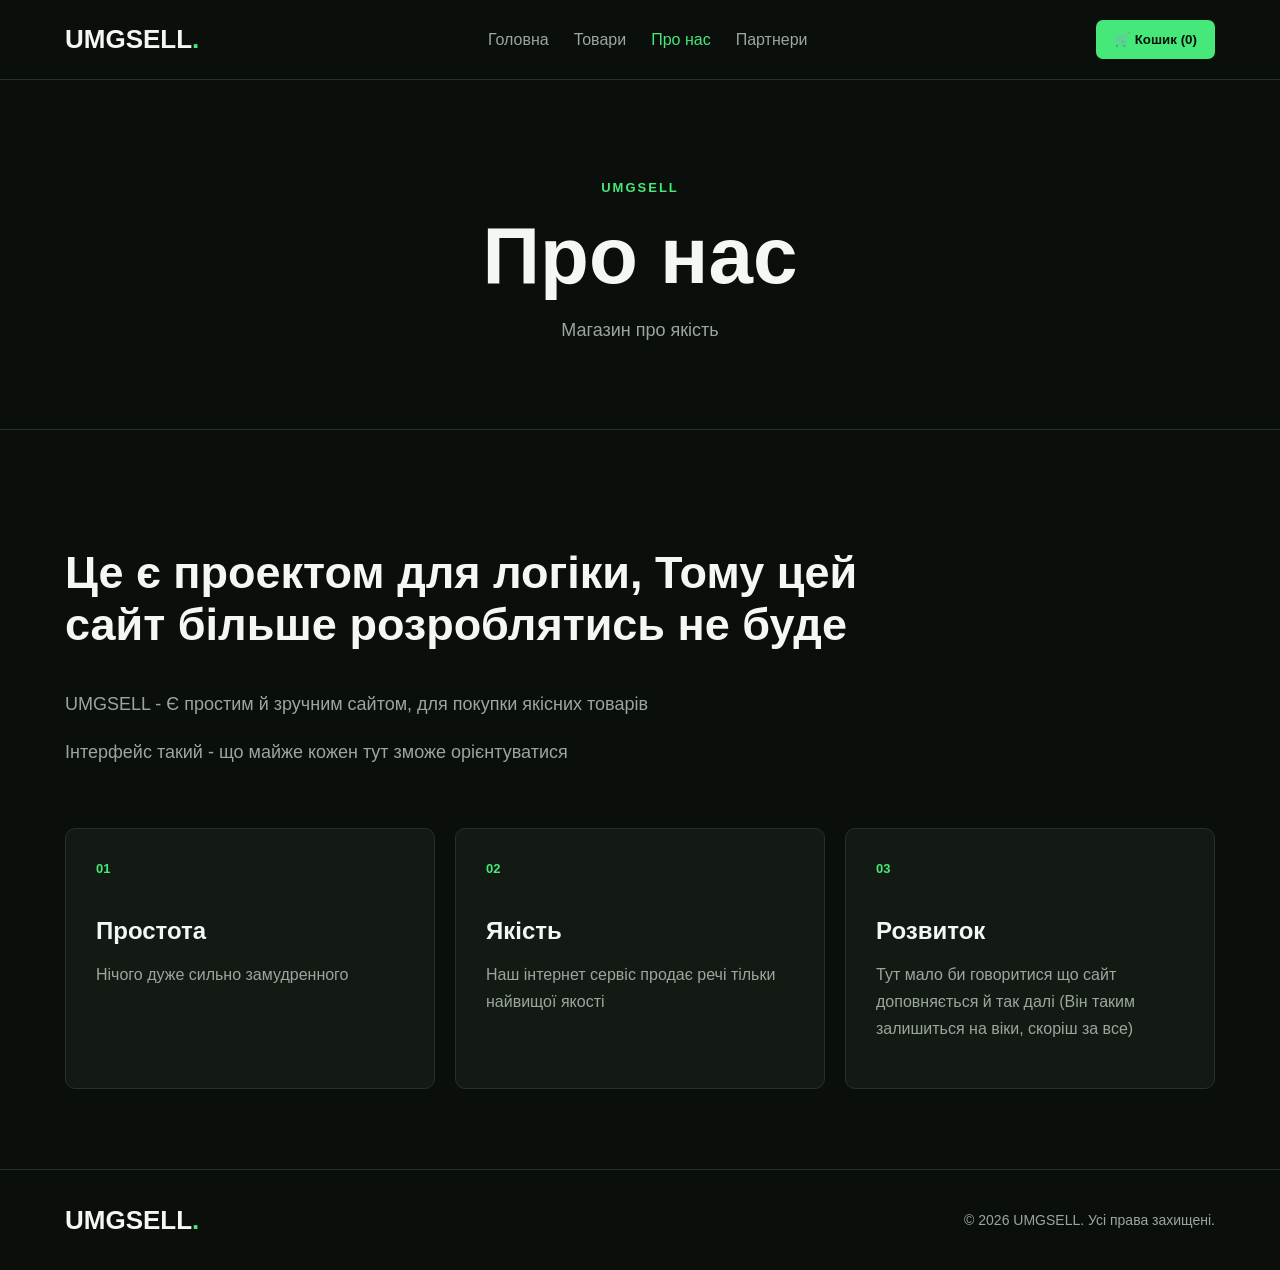
<file: about.html>
<!DOCTYPE html>
<html lang="uk">
<head>
    <meta charset="UTF-8">
    <meta name="viewport" content="width=device-width, initial-scale=1.0">
    <title>UMGSELL - Про нас</title>
    <link rel="stylesheet" href="style.css">
</head>
<body>

<header>
    <div class="header-container">
        <a href="index.html" class="logo">UMGSELL<span>.</span></a>

        <nav>
            <a href="index.html">Головна</a>
            <a href="products.html">Товари</a>
            <a href="about.html" class="active">Про нас</a>
            <a href="partners.html">Партнери</a>
        </nav>

        <button class="cart-button" id="openCart">
            🛒 Кошик (<span id="cartCount">0</span>)
        </button>
    </div>
</header>

<main>
    <section class="page-header">
        <p class="eyebrow">UMGSELL</p>
        <h1>Про нас</h1>
        <p>Магазин про якість</p>
    </section>

    <section class="about-section">
        <div class="about-main">
            <h2>Це є проектом для логіки, Тому цей сайт більше розроблятись не буде</h2>

            <p>
                UMGSELL - Є простим й зручним сайтом, для покупки якісних товарів
            </p>

            <p>
                Інтерфейс такий - що майже кожен тут зможе орієнтуватися
            </p>
        </div>

        <div class="values-grid">
            <div class="value-card">
                <span>01</span>
                <h3>Простота</h3>
                <p>Нічого дуже сильно замудренного</p>
            </div>

            <div class="value-card">
                <span>02</span>
                <h3>Якість</h3>
                <p>Наш інтернет сервіс продає речі тільки найвищої якості</p>
            </div>

            <div class="value-card">
                <span>03</span>
                <h3>Розвиток</h3>
                <p>Тут мало би говоритися що сайт доповняється й так далі (Він таким залишиться на віки, скоріш за все)</p>
            </div>
        </div>
    </section>
</main>

<footer>
    <div class="footer-container">
        <a href="index.html" class="logo">UMGSELL<span>.</span></a>
        <p>© 2026 UMGSELL. Усі права захищені.</p>
    </div>
</footer>

<div class="cart-overlay" id="cartOverlay">
    <div class="cart">
        <div class="cart-header">
            <h2>Кошик</h2>
            <button class="close-cart" id="closeCart">×</button>
        </div>

        <div class="cart-items" id="cartItems"></div>

        <div class="cart-footer">
            <div class="total-row">
                <span>Разом:</span>
                <strong id="cartTotal">0 грн</strong>
            </div>

            <button class="checkout-button">Оформити замовлення</button>
        </div>
    </div>
</div>

<script src="script.js"></script>
</body>
</html>
</file>
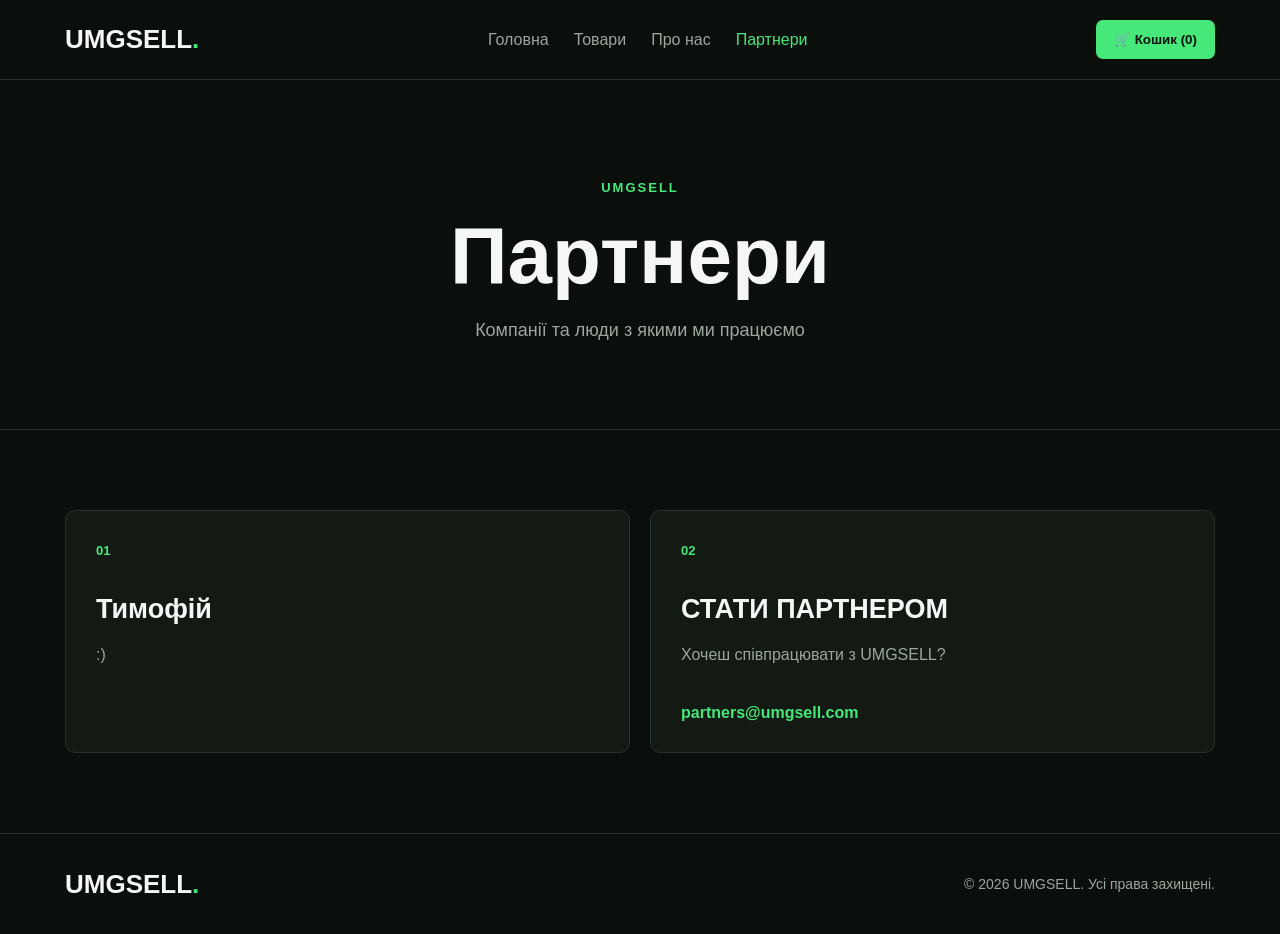
<file: partners.html>
<!DOCTYPE html>
<html lang="uk">
<head>
    <meta charset="UTF-8">
    <meta name="viewport" content="width=device-width, initial-scale=1.0">
    <title>UMGSELL - Партнери</title>
    <link rel="stylesheet" href="style.css">
</head>
<body>

<header>
    <div class="header-container">
        <a href="index.html" class="logo">UMGSELL<span>.</span></a>

        <nav>
            <a href="index.html">Головна</a>
            <a href="products.html">Товари</a>
            <a href="about.html">Про нас</a>
            <a href="partners.html" class="active">Партнери</a>
        </nav>

        <button class="cart-button" id="openCart">
            🛒 Кошик (<span id="cartCount">0</span>)
        </button>
    </div>
</header>

<main>
    <section class="page-header">
        <p class="eyebrow">UMGSELL</p>
        <h1>Партнери</h1>
        <p>Компанії та люди з якими ми працюємо</p>
    </section>

    <section class="partners-section">
        <div class="partners-grid">

            <div class="partner-card">
                <span>01</span>
                <h2>Тимофій</h2>
                <p>:)</p>
            </div>

            <div class="partner-card partner-card-special">
                <span>02</span>
                <h2>СТАТИ ПАРТНЕРОМ</h2>
                <p>Хочеш співпрацювати з UMGSELL?</p>
                <a href="mailto:partners@umgsell.com">partners@umgsell.com</a>
            </div>

        </div>
    </section>
</main>

<footer>
    <div class="footer-container">
        <a href="index.html" class="logo">UMGSELL<span>.</span></a>
        <p>© 2026 UMGSELL. Усі права захищені.</p>
    </div>
</footer>

<div class="cart-overlay" id="cartOverlay">
    <div class="cart">
        <div class="cart-header">
            <h2>Кошик</h2>
            <button class="close-cart" id="closeCart">×</button>
        </div>

        <div class="cart-items" id="cartItems"></div>

        <div class="cart-footer">
            <div class="total-row">
                <span>Разом:</span>
                <strong id="cartTotal">0 грн</strong>
            </div>

            <button class="checkout-button">Оформити замовлення</button>
        </div>
    </div>
</div>

<script src="script.js"></script>
</body>
</html>
</file>
<file: style.css>
:root {
    --bg: #0b0f0c;
    --card: #131a14;
    --card-hover: #182219;
    --green: #45e879;
    --green-dark: #2fc85e;
    --white: #f4f7f4;
    --gray: #9ba69d;
    --border: #263129;
    --width: 1200px;
}

* {
    box-sizing: border-box;
}

body {
    margin: 0;
    background: var(--bg);
    color: var(--white);
    font-family: Arial, sans-serif;
}

a {
    color: inherit;
    text-decoration: none;
}

button {
    font-family: inherit;
    cursor: pointer;
}

header {
    position: sticky;
    top: 0;
    z-index: 100;
    background: var(--bg);
    border-bottom: 1px solid var(--border);
}

.header-container,
.footer-container {
    max-width: var(--width);
    margin: auto;
    padding: 20px 25px;
    display: flex;
    align-items: center;
    justify-content: space-between;
    gap: 25px;
}

.logo {
    font-size: 26px;
    font-weight: bold;
}

.logo span,
.eyebrow,
nav a.active,
nav a:hover,
.text-button,
.category-card span,
.partner-card-special a {
    color: var(--green);
}

nav {
    display: flex;
    gap: 25px;
}

nav a {
    color: var(--gray);
}

.cart-button,
.main-button,
.add-button,
.checkout-button {
    border: 0;
    border-radius: 7px;
    background: var(--green);
    color: #071009;
    font-weight: bold;
    padding: 12px 18px;
}

.cart-button:hover,
.main-button:hover,
.add-button:hover,
.checkout-button:hover {
    background: var(--green-dark);
}

.hero {
    min-height: 600px;
    display: flex;
    align-items: center;
    background:
        linear-gradient(90deg, rgba(11, 15, 12, .95), rgba(11, 15, 12, .55)),
        url("https://images.unsplash.com/photo-1518770660439-4636190af475?auto=format&fit=crop&w=1800&q=80") center/cover;
}

.hero-content {
    width: min(var(--width), calc(100% - 50px));
    margin: auto;
}

.eyebrow {
    margin: 0 0 15px;
    font-size: 13px;
    font-weight: bold;
    letter-spacing: 2px;
    text-transform: uppercase;
}

.hero h1 {
    max-width: 700px;
    margin: 0;
    font-size: clamp(48px, 7vw, 88px);
    line-height: 1;
}

.hero p:not(.eyebrow) {
    max-width: 500px;
    margin: 25px 0;
    color: var(--gray);
    font-size: 18px;
    line-height: 1.6;
}

.category-section,
.about-preview,
.about-section,
.products-section,
.partners-section {
    max-width: var(--width);
    margin: auto;
    padding: 80px 25px;
}

.section-heading h2,
.about-preview h2 {
    margin: 0;
    font-size: 45px;
}

.category-card {
    position: relative;
    display: block;
    height: 400px;
    margin-top: 35px;
    overflow: hidden;
    border-radius: 12px;
}

.category-card img {
    width: 100%;
    height: 100%;
    object-fit: cover;
}

.category-card::after {
    content: "";
    position: absolute;
    inset: 0;
    background: linear-gradient(transparent, rgba(0, 0, 0, .85));
}

.category-card div {
    position: absolute;
    z-index: 1;
    bottom: 30px;
    left: 30px;
}

.category-card h3 {
    margin: 0 0 8px;
    font-size: 32px;
}

.about-preview {
    display: grid;
    grid-template-columns: 1fr 1fr;
    gap: 60px;
    border-top: 1px solid var(--border);
}

.about-preview p:not(.eyebrow),
.about-main p,
.value-card p,
.partner-card p {
    color: var(--gray);
    line-height: 1.7;
}

.about-preview p:not(.eyebrow),
.about-main p {
    font-size: 18px;
}

.text-button {
    display: inline-block;
    margin-top: 15px;
    font-weight: bold;
}

.page-header {
    padding: 100px 25px 70px;
    text-align: center;
    border-bottom: 1px solid var(--border);
}

.page-header h1 {
    margin: 0;
    font-size: clamp(48px, 7vw, 80px);
}

.page-header p:last-child {
    color: var(--gray);
    font-size: 18px;
}

.products-grid {
    display: grid;
    grid-template-columns: repeat(3, 1fr);
    gap: 20px;
}

.product-card {
    overflow: hidden;
    background: var(--card);
    border: 1px solid var(--border);
    border-radius: 10px;
}

.product-card:hover {
    background: var(--card-hover);
}

.product-image {
    height: 250px;
}

.product-image img {
    width: 100%;
    height: 100%;
    object-fit: cover;
}

.product-info {
    padding: 20px;
}

.product-category {
    margin: 0 0 8px;
    color: var(--green);
    font-size: 11px;
    font-weight: bold;
}

.product-info h3 {
    margin: 0 0 20px;
    font-size: 23px;
}

.product-bottom {
    display: flex;
    align-items: center;
    justify-content: space-between;
    gap: 10px;
}

.about-main {
    max-width: 800px;
    margin-bottom: 60px;
}

.about-main h2 {
    font-size: 45px;
}

.values-grid,
.partners-grid {
    display: grid;
    grid-template-columns: repeat(3, 1fr);
    gap: 20px;
}

.value-card,
.partner-card {
    padding: 30px;
    background: var(--card);
    border: 1px solid var(--border);
    border-radius: 10px;
}

.value-card span,
.partner-card span {
    color: var(--green);
    font-size: 13px;
    font-weight: bold;
}

.value-card h3 {
    margin: 40px 0 10px;
    font-size: 24px;
}

.partners-grid {
    grid-template-columns: repeat(2, 1fr);
}

.partner-card {
    min-height: 230px;
}

.partner-card h2 {
    margin: 35px 0 10px;
    font-size: 27px;
}

.partner-card-special a {
    display: inline-block;
    margin-top: 20px;
    font-weight: bold;
}

footer {
    border-top: 1px solid var(--border);
}

.footer-container {
    min-height: 100px;
}

.footer-container p {
    margin: 0;
    color: var(--gray);
    font-size: 14px;
}

.cart-overlay {
    position: fixed;
    inset: 0;
    z-index: 200;
    display: flex;
    justify-content: flex-end;
    background: rgba(0, 0, 0, .7);
    opacity: 0;
    visibility: hidden;
}

.cart-overlay.open {
    opacity: 1;
    visibility: visible;
}

.cart {
    width: 450px;
    max-width: 100%;
    height: 100%;
    display: flex;
    flex-direction: column;
    background: #101610;
    border-left: 1px solid var(--border);
}

.cart-header {
    padding: 20px 25px;
    display: flex;
    justify-content: space-between;
    align-items: center;
    border-bottom: 1px solid var(--border);
}

.cart-header h2 {
    margin: 0;
}

.close-cart {
    border: 0;
    background: none;
    color: var(--white);
    font-size: 35px;
}

.cart-items {
    flex: 1;
    padding: 25px;
    overflow-y: auto;
}

.empty-cart {
    color: var(--gray);
    text-align: center;
}

.cart-item {
    padding: 18px 0;
    display: flex;
    justify-content: space-between;
    gap: 15px;
    border-bottom: 1px solid var(--border);
}

.cart-item-info h3 {
    margin: 0 0 5px;
}

.cart-item-info p {
    margin: 0;
    color: var(--gray);
}

.remove-item {
    height: fit-content;
    padding: 8px;
    border: 1px solid var(--border);
    border-radius: 6px;
    background: none;
    color: #ff7777;
}

.cart-footer {
    padding: 25px;
    border-top: 1px solid var(--border);
}

.total-row {
    display: flex;
    justify-content: space-between;
    margin-bottom: 20px;
}

.checkout-button {
    width: 100%;
}

@media (max-width: 900px) {
    nav {
        gap: 15px;
    }

    .products-grid,
    .values-grid,
    .partners-grid {
        grid-template-columns: repeat(2, 1fr);
    }

    .about-preview {
        grid-template-columns: 1fr;
    }
}

@media (max-width: 650px) {
    .header-container {
        flex-wrap: wrap;
    }

    nav {
        width: 100%;
        justify-content: center;
        order: 3;
        overflow-x: auto;
    }

    .hero {
        min-height: 500px;
    }

    .hero-content {
        width: calc(100% - 40px);
    }

    .category-section,
    .about-preview,
    .about-section,
    .products-section,
    .partners-section {
        padding: 60px 20px;
    }

    .products-grid,
    .values-grid,
    .partners-grid {
        grid-template-columns: 1fr;
    }

    .footer-container {
        flex-direction: column;
        text-align: center;
    }
}
</file>
